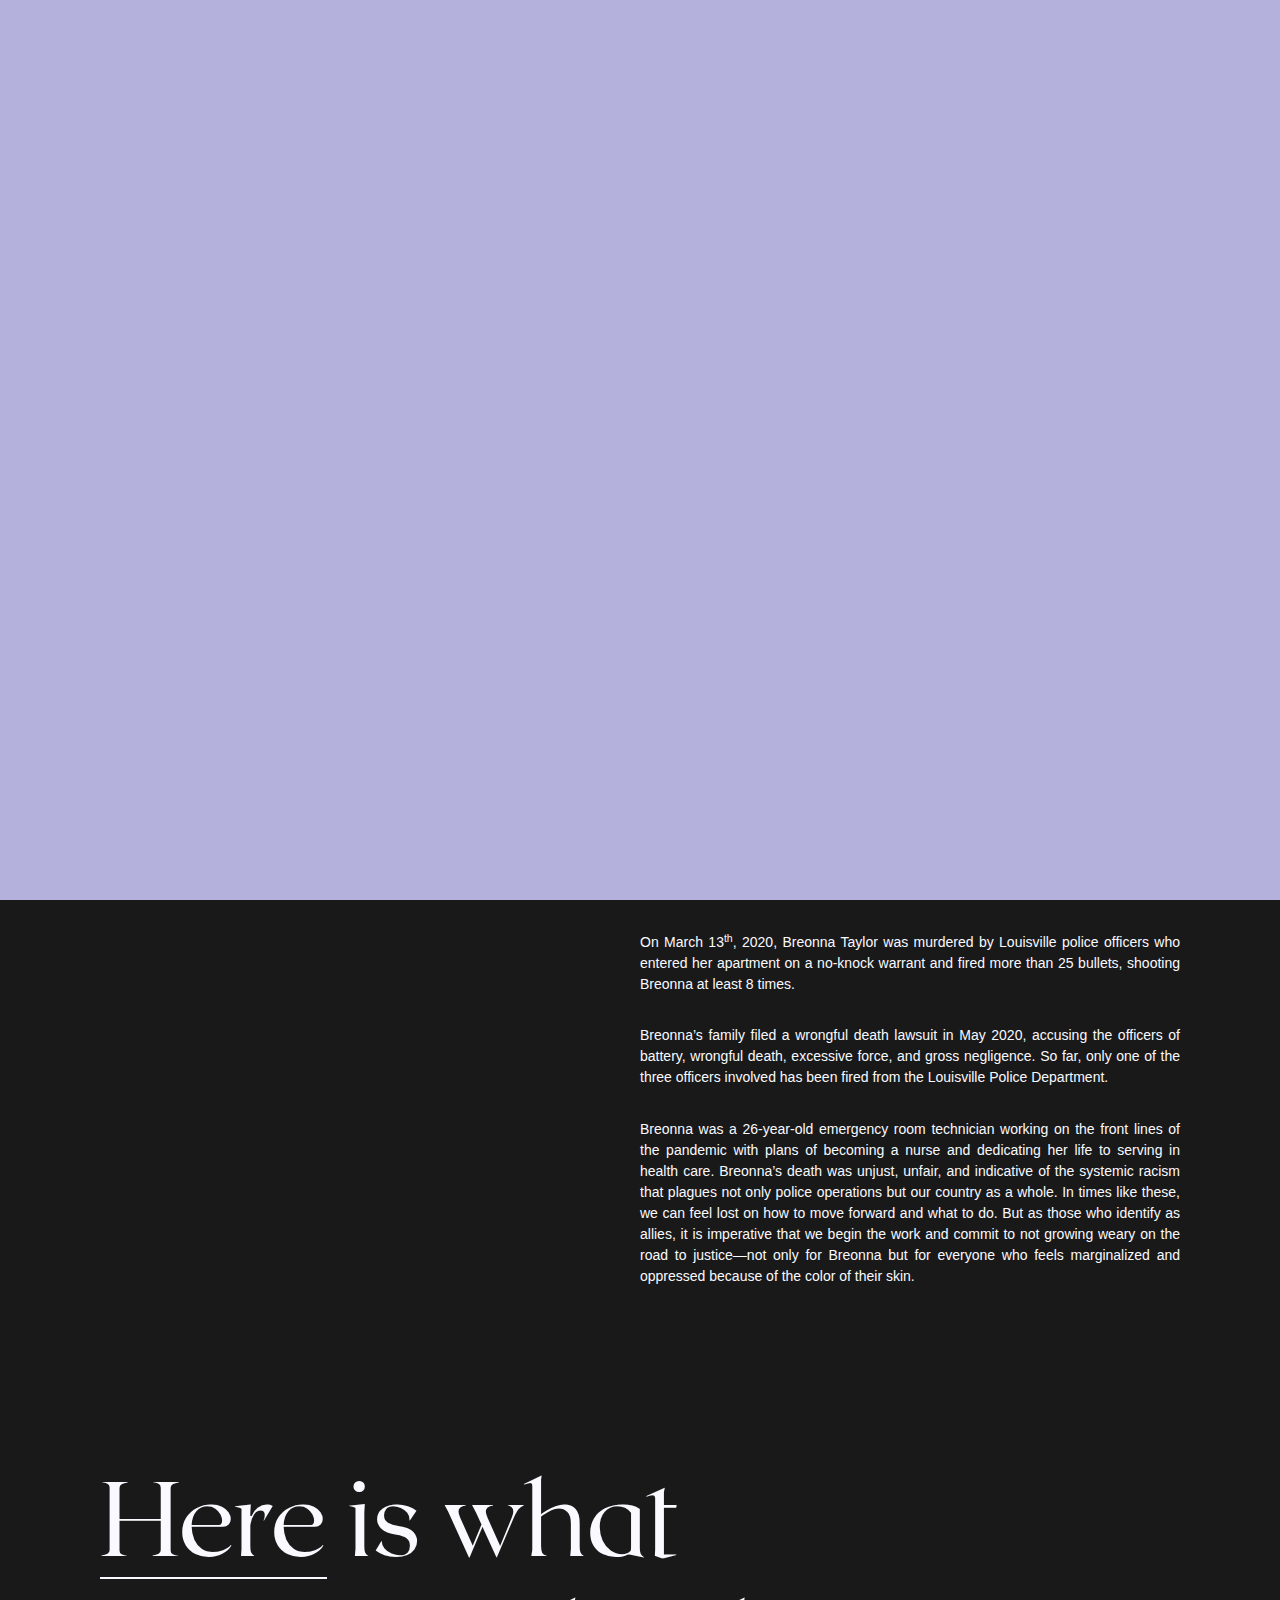
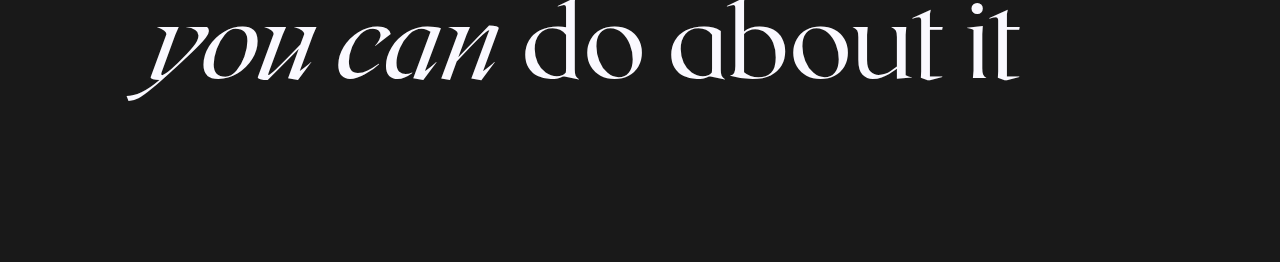
<file: index.html>
<!DOCTYPE html>
<html lang="en">
<head>
        <!-- Global site tag (gtag.js) - Google Analytics -->
            <script async src="https://www.googletagmanager.com/gtag/js?id=UA-168721597-3"></script>
            <script>
            window.dataLayer = window.dataLayer || [];
            function gtag(){dataLayer.push(arguments);}
            gtag('js', new Date());

            gtag('config', 'UA-168721597-3');
            </script>
	<title>Justice for Breonna Taylor</title>
	<meta http-equiv="description" content="#JusticeForBreonna #SayHerName" />

    <meta name="viewport" content="width=device-width, height=device-height, initial-scale=1.0, user-scalable=no" />

    <link rel="icon" type="image/png" href="assets/images/favicon.jpg">
    <link rel="stylesheet" type="text/css" href="assets/css/normalize.css">
    <link type="text/css" rel="stylesheet" href="assets/css/style.css" />

    <meta property="og:title" content="Justice for Breonna Taylor">
	<meta property="og:description" content="#JusticeForBreonna #SayHerName">
	<meta property="og:image" href="assets/images/share.jpg">
	<meta property="og:url" content="http://dontforgetbreonna.com">
	<meta name="twitter:card" content="share.jpg">

	<meta property="og:site_name" content="Justice for Breonna Taylor">
	<meta name="twitter:image:alt" content="Justice for Breonna Taylor">

    <script src="assets/js/counter.js"></script>
</head>
<body>
    <div class="loading"></div>

    <nav class="twirl">
        <a href="resources.html"><span class="pad-right">Resources</span> <svg width="50" height="12" viewBox="0 0 33 8" fill="none" xmlns="http://www.w3.org/2000/svg">
            <path d="M32.3536 4.35355C32.5488 4.15829 32.5488 3.84171 32.3536 3.64645L29.1716 0.464466C28.9763 0.269204 28.6597 0.269204 28.4645 0.464466C28.2692 0.659728 28.2692 0.976311 28.4645 1.17157L31.2929 4L28.4645 6.82843C28.2692 7.02369 28.2692 7.34027 28.4645 7.53553C28.6597 7.7308 28.9763 7.7308 29.1716 7.53553L32.3536 4.35355ZM0 4.5H32V3.5H0V4.5Z"/>
            </svg>
            
            </a>
    </nav>

    <section>
        <div class="counter flex center col">
            <h1 class="italic">It has been <span class="reg" id="days"></span> days, <span class="reg" id="hours"></span> hours, <span class="reg" id="minutes"></span> minutes, and <span class="reg" id="seconds"></span> seconds</h1>
        </div>
    
        <div class="main flex">
            <h1>since <span class="italic">the</span> murder of <span class="italic">Breonna Taylor</span>.</h1>   
        </div>
    
        <div class="details flex col">
            <div class="info flex col">
                <p>On March 13<sup>th</sup>, 2020, Breonna Taylor was murdered by Louisville police officers who entered her apartment on a no-knock warrant and fired more than 25 bullets, shooting Breonna at least 8 times.</p>
    
                <p>Breonna&rsquo;s family filed a wrongful death lawsuit in May 2020, accusing the officers of battery, wrongful death, excessive force, and gross negligence. So far, only one of the three officers involved has been fired from the Louisville Police Department.</p>

                <p>Breonna was a 26-year-old emergency room technician working on the front lines of the pandemic with plans of becoming a nurse and dedicating her life to serving in health care. Breonna&rsquo;s death was unjust, unfair, and indicative of the systemic racism that plagues not only police operations but our country as a whole. In times like these, we can feel lost on how to move forward and what to do. But as those who identify as allies, it is imperative that we begin the work and commit to not growing weary on the road to justice&mdash;not only for Breonna but for everyone who feels marginalized and oppressed because of the color of their skin.</p>
    
            </div>
            
            <h1><a href="resources.html" alt="Resources for Justice for Breonna Taylor">Here</a> is what <br><span class="italic indent">you can</span> do about it</h1>
        </div>
    </section>  

<script src="https://code.jquery.com/jquery-3.5.1.min.js" integrity="sha256-9/aliU8dGd2tb6OSsuzixeV4y/faTqgFtohetphbbj0=" crossorigin="anonymous"></script>
<script src="assets/js/colors.js"></script>

</body>
</html>
</file>
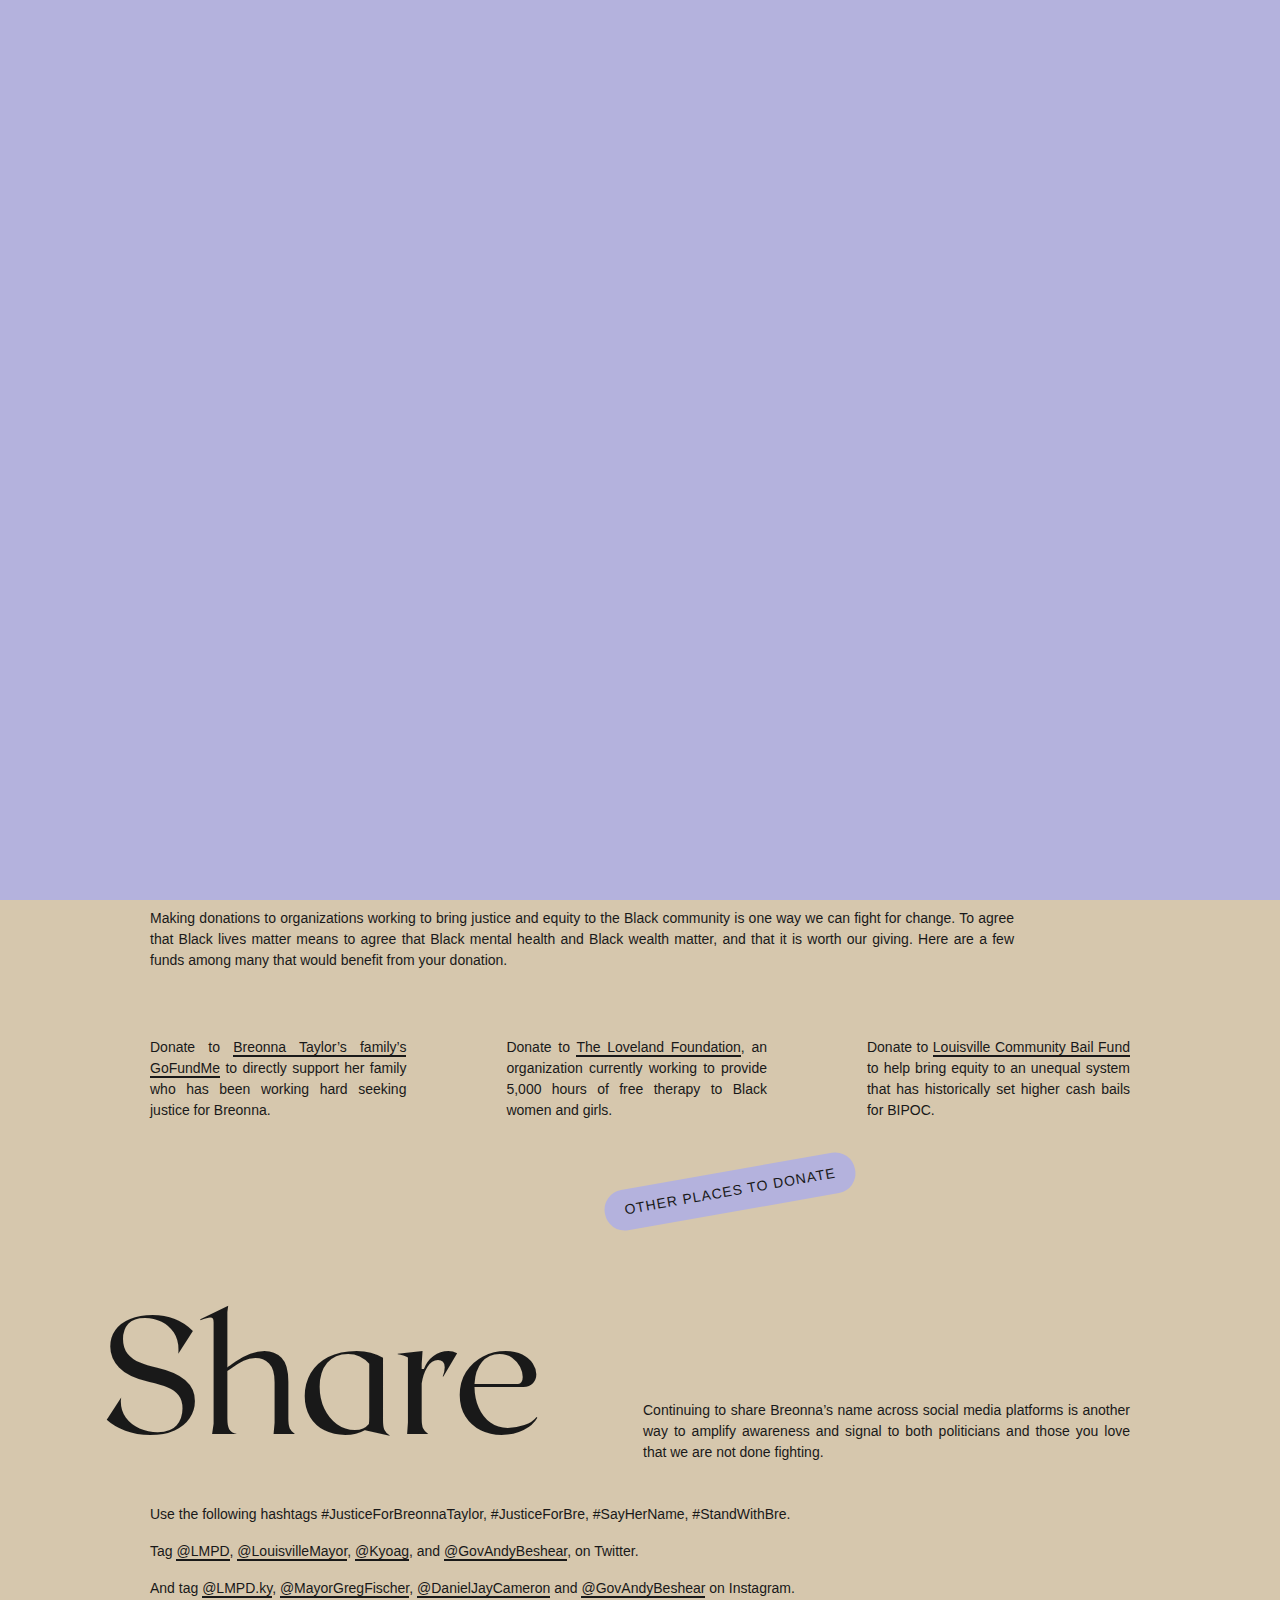
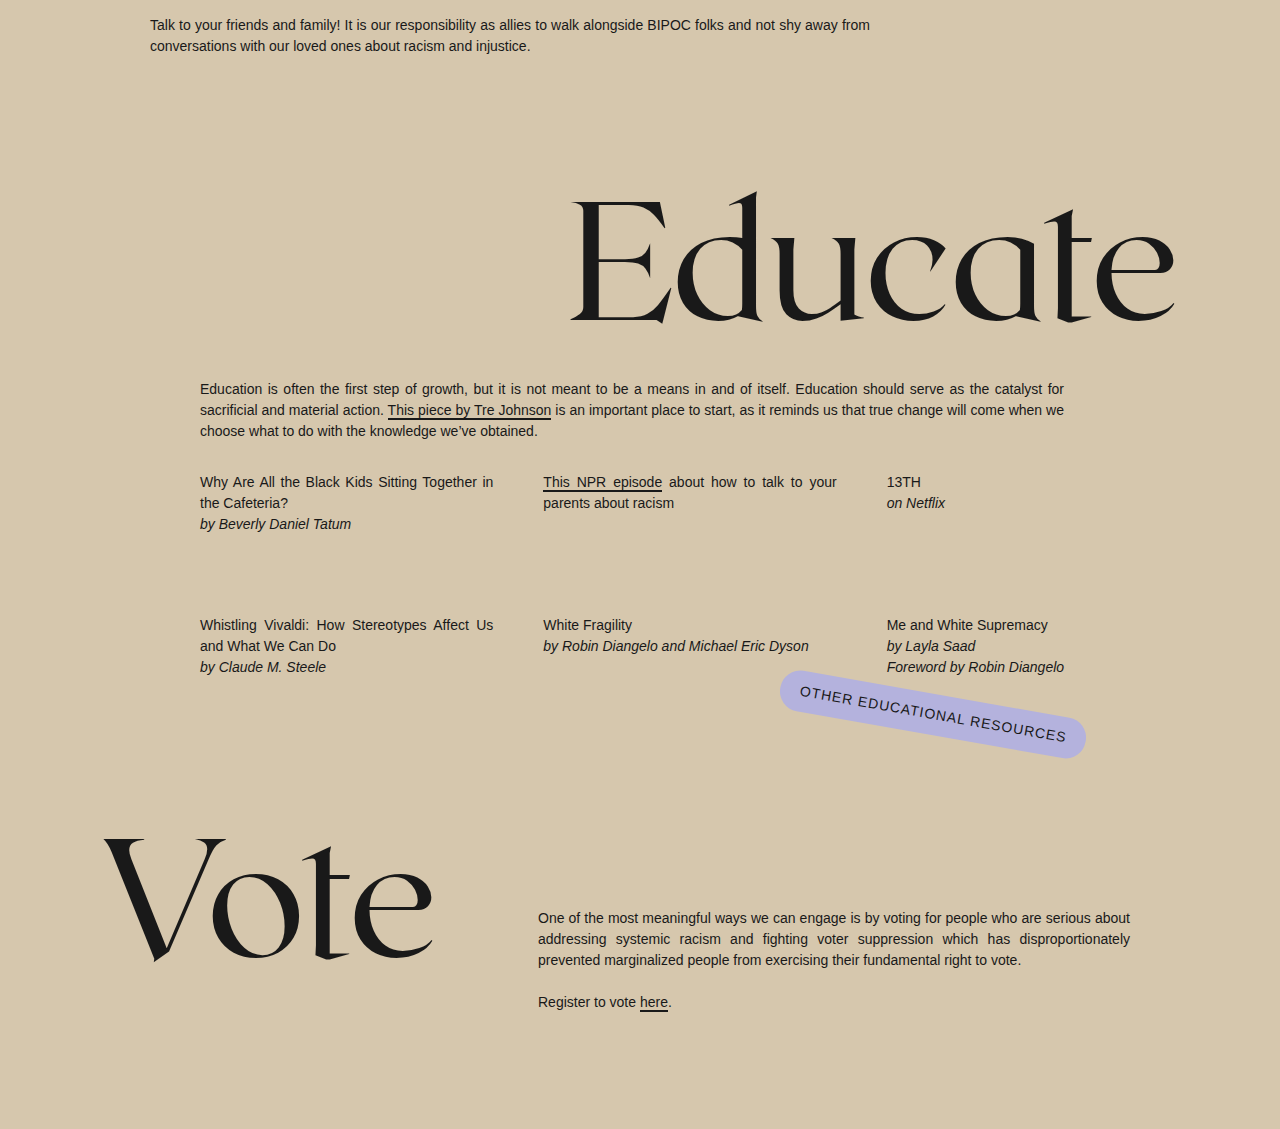
<file: resources.html>
<!DOCTYPE html>
<html lang="en">
    <head>
        <!-- Global site tag (gtag.js) - Google Analytics -->
            <script async src="https://www.googletagmanager.com/gtag/js?id=UA-168721597-3"></script>
            <script>
            window.dataLayer = window.dataLayer || [];
            function gtag(){dataLayer.push(arguments);}
            gtag('js', new Date());

            gtag('config', 'UA-168721597-3');
            </script>
        <title>Resources &mdash; Justice for Breonna Taylor</title>
        <meta http-equiv="description" content="#JusticeForBreonna #SayHerName" />
    
        <meta name="viewport" content="width=device-width, height=device-height, initial-scale=1.0, user-scalable=no" />
    
        <link rel="icon" type="image/png" href="assets/images/favicon.jpg">
        <link rel="stylesheet" type="text/css" href="assets/css/normalize.css">
        <link type="text/css" rel="stylesheet" href="assets/css/style.css" />
    
        <meta property="og:title" content="Justice for Breonna Taylor">
        <meta property="og:description" content="#JusticeForBreonna #SayHerName">
        <meta property="og:image" href="assets/images/share.jpg">
        <meta property="og:url" content="http://dontforgetbreonna.com">
        <meta name="twitter:card" content="share.jpg">
    
        <meta property="og:site_name" content="Justice for Breonna Taylor">
        <meta name="twitter:image:alt" content="Justice for Breonna Taylor">
    
        <script src="assets/js/counter.js"></script>
    </head>
<body>
    <div class="loading"></div>

    <nav class="twirl">
        <a href="index.html">
            <svg width="50" height="12" viewBox="0 0 33 8" fill="none" xmlns="http://www.w3.org/2000/svg">
                <path d="M0.646447 3.64645C0.451184 3.84171 0.451184 4.15829 0.646447 4.35355L3.82843 7.53553C4.02369 7.7308 4.34027 7.7308 4.53553 7.53553C4.7308 7.34027 4.7308 7.02369 4.53553 6.82843L1.70711 4L4.53553 1.17157C4.7308 0.976311 4.7308 0.659728 4.53553 0.464466C4.34027 0.269204 4.02369 0.269204 3.82843 0.464466L0.646447 3.64645ZM33 3.5L1 3.5V4.5L33 4.5V3.5Z"/>
                </svg>
                
                <span class="pad-left">Return</span></a>
    </nav>
    
    <section>
        <div class="call">
            <div class="header flex row">
                <h1>Call</h1>
                <div class="desc flex">
                    <p>Call or email the officials below to demand that officers Jonathan Mattingly and Myles Cosgrove are fired, and all officers (including Brett Hankison) are charged and arrested immediately. These calls, whether answered or not put pressure on those in power and call them to recognize the ways we expect them to take action.</p>
                </div>
            </div>
            <div class="call-list flex col">
                <!-- first list -->
                <div class="list grid">
                    <div class="list-item">
                        <p>Mayor Greg Fischer</p>
                        <ul>
                            <li><a href="tel:+15025742003">(502) 574-2003</a></li>
                            <li><a href="mailto:greg.fisher@louisvilleky.gov">greg.fisher@louisvilleky.gov</a></li>
                        </ul>
                    </div>
                    <div class="list-item">
                        <p>A.G. Daniel Cameron</p>
                        <ul>
                            <li><a href="tel:+15026965300">(502) 696-5300</a></li>
                            <li><a href="mailto:attorney.general@ag.ky.gov">attorney.general@ag.ky.gov</a></li>
                        </ul>
                    </div>
                    <div class="list-item">
                        <p>Governor Beshear&rsquo;s Office</p>
                        <ul>
                            <li><a href="tel:+15025642611">(502) 564-2611</a></li>
                            <li><a href="https://governor.ky.gov/contact/contact-us" alt="Contact Govenor Beshear's Office" target="_blank">Click for a contact form</a></li>
                        </ul>
                    </div>
                    <div class="list-item">
                        <p>District Attorney Tom Wine</p>
                        <ul>
                            <li><a href="tel:+15025952300">(502) 595-2300</a></li>
                            <li><a href="mailto:winejcooke@louisvilleprosecutor.com">winejcooke@louisvilleprosecutor.com</a></li>
                        </ul>
                    </div>
                    <div class="list-item">
                        <p>Senator Rand Paul</p>
                        <ul>
                            <li><a href="tel:+12022244343">(202) 224-4343</a></li>
                            <li><a href="tel:+12707828303">(270) 782-8303</a></li>
                        </ul>
                    </div>
                    <div class="list-item">
                        <p>Representative John Yarmuth</p>
                        <ul>
                            <li><a href="tel:+12022255401">(202) 225-5401</a></li>
                            <li><a href="tel:+15029335863">(502) 933-5863</a></li>
                        </ul>
                    </div>
                </div> 
            </div> 

        </div> <!-- .call -->

        <div class="donate">
            <div class="header flex col">
                <h1>Donate</h1>
                <div class="desc">
                    <p>Making donations to organizations working to bring justice and equity to the Black community is one way we can fight for change. To agree that Black lives matter means to agree that Black mental health and Black wealth matter, and that it is worth our giving. Here are a few funds among many that would benefit from your donation.</p>
                </div>
            </div>

            <div class="donate-details flex row">
                <p>Donate to <a href="https://www.gofundme.com/f/9v4q2-justice-for-breonna-taylor" alt="Breonna Taylor's family's GoFundMe" target="_blank">Breonna Taylor&rsquo;s family&rsquo;s GoFundMe</a> to directly support her family who has been working hard seeking justice for Breonna.</p>

                <p>Donate to <a href="https://www.flipcause.com/secure/cause_pdetails/NzU4MzM=" alt="The Loveland Foundation" target="_blank">The Loveland Foundation</a>, an organization currently working to provide 5,000 hours of free therapy to Black women and girls.</p> 

                <p>Donate to <a href="https://actionnetwork.org/fundraising/louisville-community-bail-fund/" alt="Louisville Community Bail Fund" target="_blank">Louisville Community Bail Fund</a> to help bring equity to an unequal system that has historically set higher cash bails for BIPOC.</p> 
            </div>

            <div class="sticker">
                <a href="https://blacklivesmatters.carrd.co/#donate" alt="Other Places to Donate" target="_blank">Other Places to Donate</a>
            </div>

        </div> <!-- .donate -->

        <div class="share">
            <div class="header flex row">
                <h1>Share</h1>
                <div class="desc flex">
                    <p>Continuing to share Breonna’s name across social media platforms is another way to amplify awareness and signal to both politicians and those you love that we are not done fighting.</p>
                </div>
            </div>

            <div class="share-info">
                <p>Use the following hashtags #JusticeForBreonnaTaylor, #JusticeForBre, #SayHerName, #StandWithBre.</p>

                <p>Tag <a href="https://twitter.com/LMPD" alt="LMPD" target="_blank">@LMPD</a>, <a href="https://twitter.com/LouisvilleMayor" alt="Louisville Mayor" target="_blank">@LouisvilleMayor</a>, <a href="https://twitter.com/Kyoag" alt="Attorney General Daniel Cameron" target="_blank">@Kyoag</a>, and <a href="https://twitter.com/GovAndyBeshear" alt="Governor Andy Beshear" target="_blank">@GovAndyBeshear</a>, on Twitter.</p>

                <p>And tag <a href="https://www.instagram.com/lmpd.ky/" alt="LMPD" target="_blank">@LMPD.ky</a>, <a href="https://www.instagram.com/mayorgregfischer/" alt="Mayor Greg Fischer" target="_blank">@MayorGregFischer</a>, <a href="https://www.instagram.com/danieljaycameron/" alt="Daniel Jay Cameron" target="_blank">@DanielJayCameron</a> and <a href="https://www.instagram.com/govandybeshear/" alt="Governor Andy Beshear" target="_blank">@GovAndyBeshear</a> on Instagram.</p>

                <p>Talk to your friends and family! It is our responsibility as allies to walk alongside BIPOC folks and not shy away from conversations with our loved ones about racism and injustice.</p>

            </div>

        </div>

        <div class="educate">
            <div class="header flex col">
                <h1>Educate</h1>
                <div class="desc">
                    <p>Education is often the first step of growth, but it is not meant to be a means in and of itself. Education should serve as the catalyst for sacrificial and material action. <a href="https://www.washingtonpost.com/outlook/white-antiracist-allyship-book-clubs/2020/06/11/9edcc766-abf5-11ea-94d2-d7bc43b26bf9_story.html" target="_blank">This piece by Tre Johnson</a> is an important place to start, as it reminds us that true change will come when we choose what to do with the knowledge we’ve obtained.</p>
                </div>
            </div>

            <div class="list grid">
                <div class="list-item">
                    <a href="https://bookshop.org/books/why-are-all-the-black-kids-sitting-together-in-the-cafeteria-and-other-conversations-about-race/9780465060689" alt="Why Are All the Black Kids Sitting Together in the Cafeteria?" target="_blank"><p>
                        Why Are All the Black Kids Sitting Together in the Cafeteria? <br><span class="author">by Beverly Daniel Tatum</span>
                    </p></a>
                </div>
                <div class="list-item">
                    <p>
                        <a href="https://www.npr.org/2020/06/09/873054935/want-to-have-better-conversations-about-racism-with-your-parents-heres-how" alt="Want to have better conversations about racism with your parents? Here's how" target="_blank">This NPR episode</a> about how to talk to your parents about racism
                    </p>
                </div>
                <div class="list-item">
                    <a href="https://www.netflix.com/title/80091741" alt="13TH" target="_blank"><p>
                        13TH <br><span class="author">on Netflix</span>
                    </p></a>
                </div>
                <div class="list-item">
                    <a href="https://bookshop.org/books/whistling-vivaldi-how-stereotypes-affect-us-and-what-we-can-do/9780393339727" alt="Whistling Vivaldi" target="_blank"><p>
                        Whistling Vivaldi: How Stereotypes Affect Us and What We Can Do <br><span class="author">by Claude M. Steele</span>
                    </p></a>
                </div>
                <div class="list-item">
                    <a href="https://bookshop.org/books/white-fragility-why-it-s-so-hard-for-white-people-to-talk-about-racism/9780807047415" alt="White Fragility" target="_blank"><p>
                        White Fragility <br><span class="author">by Robin Diangelo and Michael Eric Dyson</span>
                    </p></a>
                </div>
                <div class="list-item">
                    <a href="https://bookshop.org/books/me-and-white-supremacy-combat-racism-change-the-world-and-become-a-good-ancestor/9781728209807?aid=2644" alt="Me and White Supremacy" target="_blank"><p>
                        Me and White Supremacy <br><span class="author">by Layla Saad <br>Foreword by Robin Diangelo</span>
                    </p></a>
                </div>
                
            </div>

            <div class="sticker">
                <a href="https://blacklivesmatters.carrd.co/#educate" alt="Other Educational Resources" target="_blank">Other Educational Resources</a>
            </div>

        </div>

        <div class="vote">
            <div class="header flex row">
                <h1>Vote</h1>
                <div class="desc flex">
                    <p>One of the most meaningful ways we can engage is by voting for people who are serious about addressing systemic racism and fighting voter suppression which has disproportionately prevented marginalized people from exercising their fundamental right to vote.<br><br>Register to vote <a href="https://vote.gov/" target="_blank" alt="Register to Vote">here</a>.</p>
                </div>
            </div>

        </div>
    
    </section>
    
 

    <script src="https://code.jquery.com/jquery-3.5.1.min.js" integrity="sha256-9/aliU8dGd2tb6OSsuzixeV4y/faTqgFtohetphbbj0=" crossorigin="anonymous"></script>
<script src="assets/js/colors.js"></script>
</body>
</html>
</file>
<file: assets/css/style.css>
/* FONTS */
@font-face {
    font-family: 'roxborough';
    src: url('../fonts/RoxboroughCF-Light.woff2') format('woff2'),
         url('../fonts/RoxboroughCF-Light.woff') format('woff'),
         url('../fonts/RoxboroughCF-Light.eot') format('eot');
    font-weight: normal;
    font-style: normal;
}

@font-face {
    font-family: 'roxborough';
    src: url('../fonts/RoxboroughCF-LightItalic.woff2') format('woff2'),
         url('../fonts/RoxboroughCF-LightItalic.woff') format('woff'),
         url('../fonts/RoxboroughCF-LightItalic.eot') format('eot');
    font-weight: normal;
    font-style: italic;
}

/* VARIABLES */
:root {
    --lavender:#B4B2DD;
    --coffee: #D6C7AD;
    --black: #191919;
    --white: #FAF9FF;
    --serif: 'roxborough';
    --sans: 'Futura', Helvetica, Arial, sans-serif;
}

.upper {
    text-transform: uppercase;
}

.flex {
    display: flex;
}

.center {
    justify-content: center;
    align-items: center;
}

.row {
    flex-direction: row;
}

.col {
    flex-direction: column;
}

.italic {
    font-style: italic;
}

.reg {
    font-style: normal;
}

.indent {
    margin-left: 50px;
}

/* TYPOGRAPHY */

html {font-size: 87.5%;}

body {
    font-weight: 400;
    line-height: 1.5;
    transition: background-color 0.6s cubic-bezier(0.7, 0, 0.7, 1);
}

p, li {
    margin-bottom: 1.15rem;
    font-family: var(--sans);
    text-align: justify;
}

h1, h2, h3, h4, h5, span {
  margin: 2.75rem 0 1.05rem;
  font-family: var(--serif);
  font-weight: 400;
  line-height: 1.15;
}

h1 {
    margin-top: 0;
    font-size: 7.594em;
}

h2 {font-size: 5.063em;}

h3 {font-size: 3.375em;}

h4 {font-size: 2.25em;}

h5 {font-size: 1.5em;}
  
small, .text_small {font-size: 0.667em;}

a {
    text-decoration: none;
    color: inherit;
    font-family: inherit;
}

/* COLOR SCHEMES */

html.lavender {
	background-color: var(--lavender);
	color: var(--black);
}

html.lavender svg {
    fill: var(--black);
}

html.lavender section a {
    border-bottom: 2px solid var(--black);
}

html.lavender .donate .sticker, html.lavender .educate .sticker {
    background-color: var(--coffee);
    color: var(--black);
}

html.coffee {
	background-color: var(--coffee);
	color: var(--black);
}

html.coffee svg {
    fill: var(--black);
}

html.coffee section a {
    border-bottom: 2px solid var(--black);
}

html.coffee .donate .sticker, html.coffee .educate .sticker {
    background-color: var(--lavender);
    color: var(--black);
}

html.black {
	background-color: var(--black);
	color: var(--white);
}

html.black svg {
    fill: var(--white);
}

html.black section a {
    border-bottom: 2px solid var(--white);
}

html.black .donate .sticker, html.black .educate .sticker {
    background-color: var(--lavender);
    color: var(--black);
}

/* FIXED ITEMS */

div.loading {
    position: fixed;
    top: 0;
    left: 0;
    width: 100%;
    height: 100%;
    background-color: var(--lavender);
    z-index: 10;
    transition: opacity 1s;
}

div.loading.hidden {
    opacity: 0;
    pointer-events: none;
}

/* Resources Link */
nav.twirl {
    position: fixed;
    top: 40px;
    right: 40px;
    padding: 6px 12px 10px;
    transition: opacity 0.5s ease;
}

nav.twirl a {
    text-decoration: none;
    color: inherit;
    text-transform: uppercase;
    font-size: 14px;
}

nav.twirl a span {
    font-family: var(--sans);
}

nav.twirl a.hidden {
    display: none;
    opacity: 0;
}

.pad-right {
    padding-right: 12px;
}

.pad-left {
    padding-left: 12px;
}


/* MAIN */
section {
    margin: 100px auto;
    max-width: 1080px;
}

.counter, .main, .details {
    margin-bottom: 150px;
}

.main {
    text-align: right;
    justify-content: flex-end;
}

.details h2 {
    text-align: center;
}

.details {
    justify-content: center;
}

.details .info {
    text-align: left;
    align-items: flex-end;
    margin-bottom: 150px;
}

.details .info p {
    width: 50%;
    text-align: justify;
}

/* RESOURCES PAGE */
.header h1 { 
    font-size: 12em;
}

.call, .donate, .share, .educate, .vote {
    margin-top: 100px;
}

/* Call Section */
.call .header .desc, .share .header .desc, .vote .header .desc {
    align-items: flex-end;
    margin-left: 100px;
}

.call .header {
    margin-right: 50px;
}

.call .list {
    margin-top: 14px;
}

.call-list .grid, .educate .grid {
    display: grid;
    grid-template-columns: 1fr 1fr 1fr;
    grid-template-rows: 1fr 1fr;
    column-gap: 50px;
    row-gap: 50px;
    justify-items: start;
    align-items: start;
    margin-left: 100px;
}

.call-list .list-item ul {
    list-style-type: none;
    padding: 0;
}

.call-list .list-item li {
    margin-bottom: 0;
}

.call-list .list-item a {
    border: none;
}

/* Donate Section */
.donate .header h1, .educate .header h1 {
    text-align: right;
}

.donate .header .desc, .educate .header .desc {
    align-items: flex-start;
    margin-left: 50px;
    width: 80%;
}

.donate .donate-details p {
    margin: 50px;
}

.donate .sticker {
    position: absolute;
    right: 33%;
    /* background-color: var(--lavender); */
    padding: 10px 20px;
    border-radius: 20px;
    text-transform: uppercase;
    letter-spacing: 1px;
    transform: rotate(-10deg);
    transition: all .5s ease;
}

.donate div.sticker:hover {
    transition: all .5s ease;
    transform: rotate(10deg);
}

section .donate .sticker a {
    border-bottom: none;
}

/* Share Section */
.share .share-info {
    margin-top: 25px;
    margin-left: 50px;
    width: 66.66%;
}

.share .header .desc, .vote .header .desc {
    margin-right: 50px;
}

/* Educate Section */
.educate .header .desc {
    margin-left: 100px;
}

.author {
    font-family: 'Futura', Arial, Helvetica, sans-serif;
    font-style: italic;
}

.educate .sticker {
    position: absolute;
    right: 15%;
    /* color: var(--black); */
    /* background-color: var(--lavender); */
    padding: 10px 20px;
    border-radius: 20px;
    text-transform: uppercase;
    letter-spacing: 1px;
    transform: rotate(10deg);
    transition: all .5s ease;
}

.educate div.sticker:hover {
    transition: all .5s ease;
    transform: rotate(-10deg);
}

section .educate .sticker a {
    border-bottom: none;
}

.vote .header .desc {
    margin-top: 100px;
}

/* MOBILE */
@media (max-width: 1080px) {
    section {
        margin: 100px;
    }
}

@media (max-width: 768px) {
    body {
        padding: 25px;
    }

    section {
        margin: 0;
    }

    .indent {
        margin-left: 0;
    }

    nav.twirl {
        top: 25px;
        right: 25px;
        padding: 0;
    }

    h1 {
        font-size: 2.6em;
    }

    .header h1 { 
        font-size: 6em;
    }

    .counter, .main, .details {
        margin-top: 150px;
    }
    
    .row {
        flex-direction: column;
    }

    .details .info p {
        width: 100%;
    }

    .call .header {
        margin-right: 0;
    }

    .call-list .grid, .educate .grid {
        display: flex;
        flex-direction: column;
        column-gap: 0;
        row-gap: 0;
        justify-items: flex-start;
        align-items: flex-start;
        margin-left: 0;
    }

    .call-list .grid .list-item {
        margin-bottom: 25px;
    }

    .educate .grid .list-item {
        margin-bottom: 50px;
    }
    
    .donate .header .desc, .educate .header .desc {
        margin-left: 0;
        width: 100%;
    }

    .donate .donate-details p {
        margin: 25px;
    }

    .donate .sticker {
        right: 15px;
    }

    .share .share-info {
        width: 100%;
        margin-left: 0;
    }

    .share .share-info p {
        margin-right: 100px;
        text-align: left;
    }

    .share .header .desc, .vote .header .desc {
        margin-right: 0;
    }

    .educate .header {
        margin-bottom: 20px;
    }

    .educate .list-item p {
        margin: 0 25px;
    }

    .educate .sticker {
        right: auto;
    }

    .vote {
        margin-bottom: 100px;
    }

    .vote .header .desc {
        margin-top: 0;
    }

    .vote .header .desc p {
        text-align: left;
    }

}
</file>
